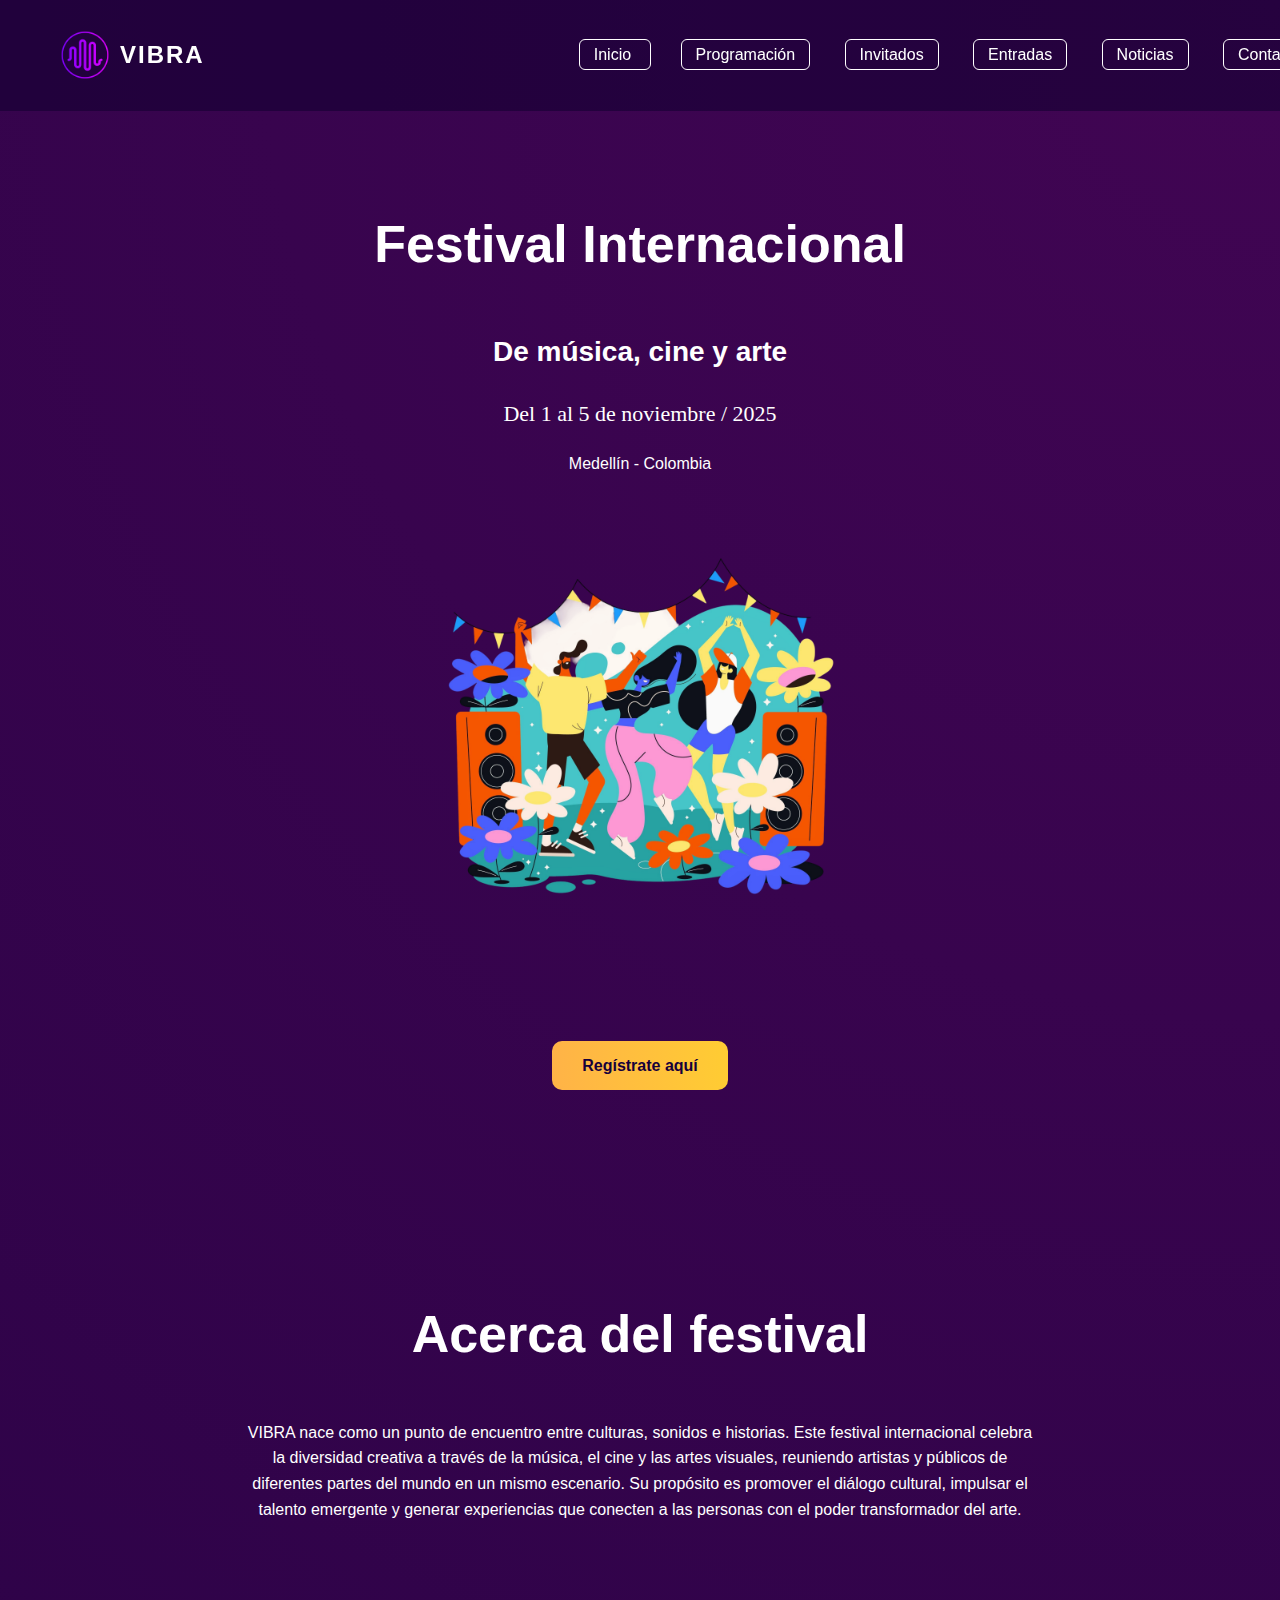
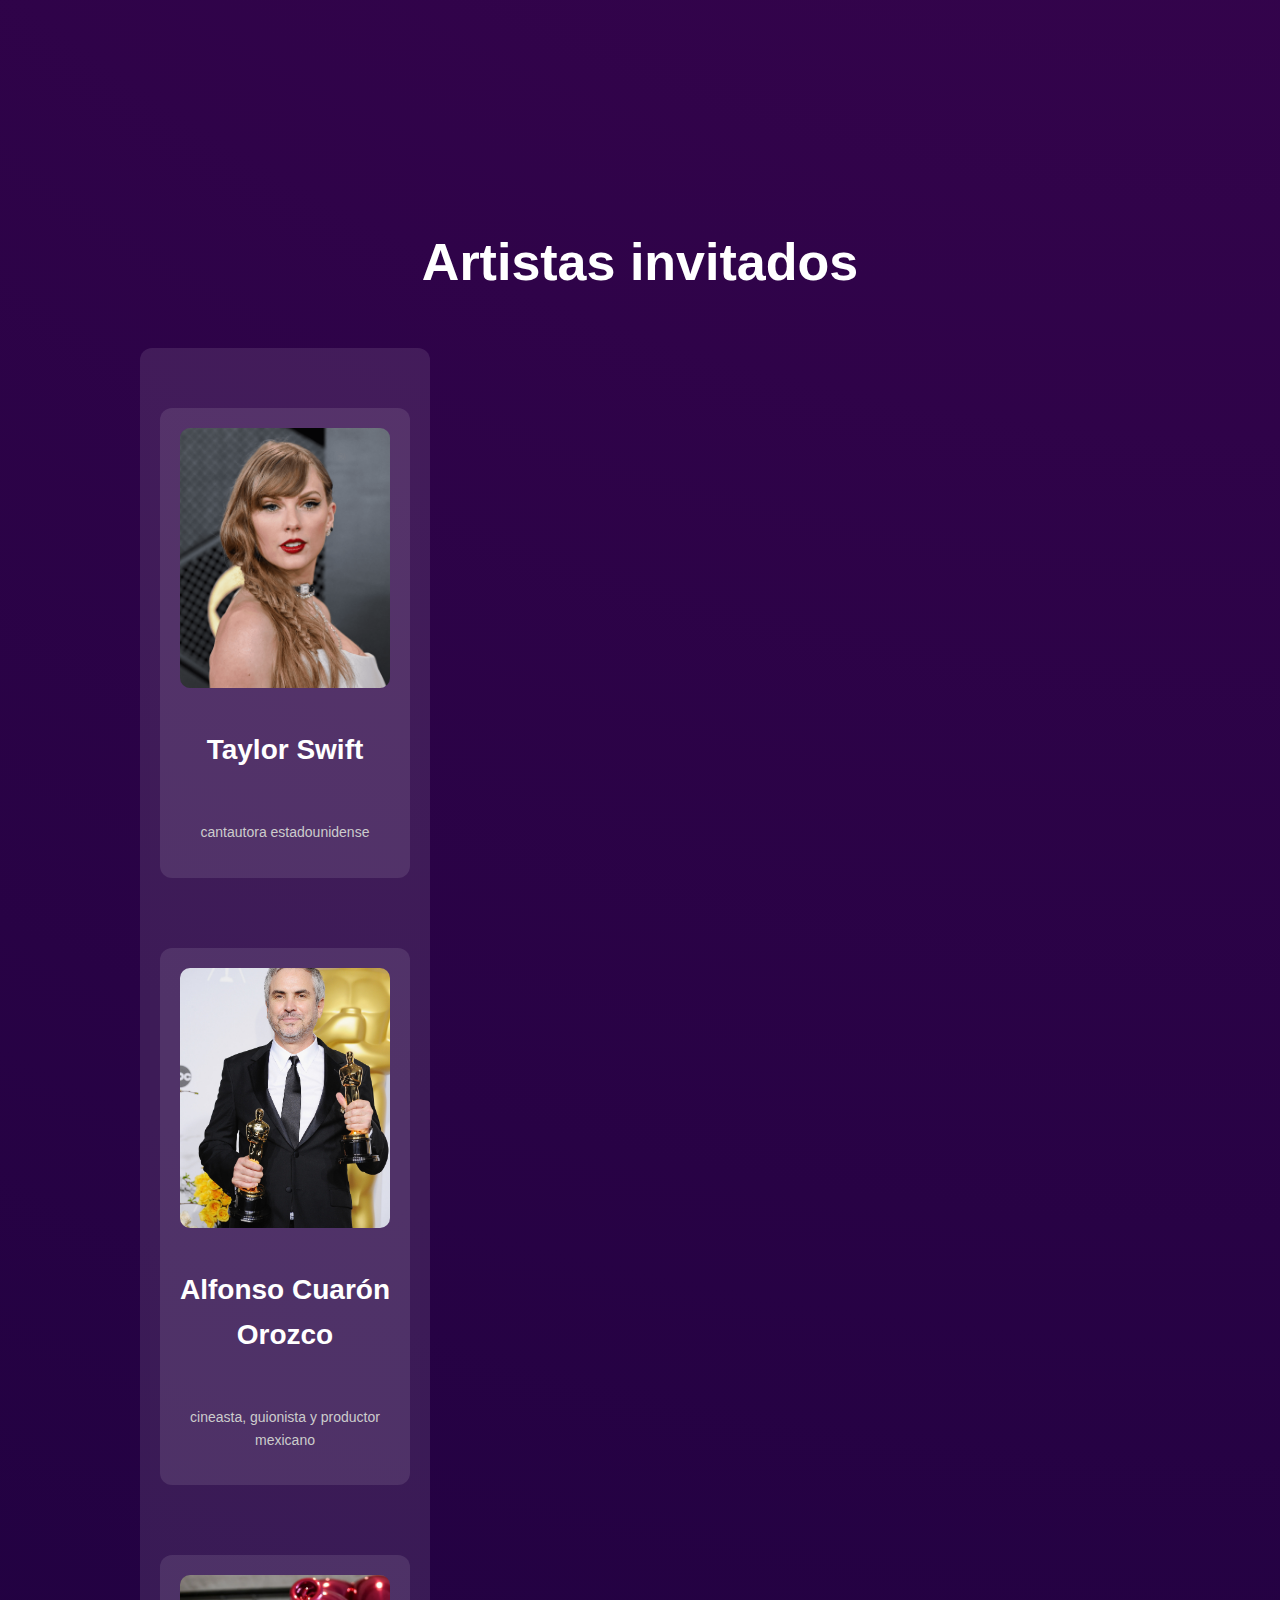
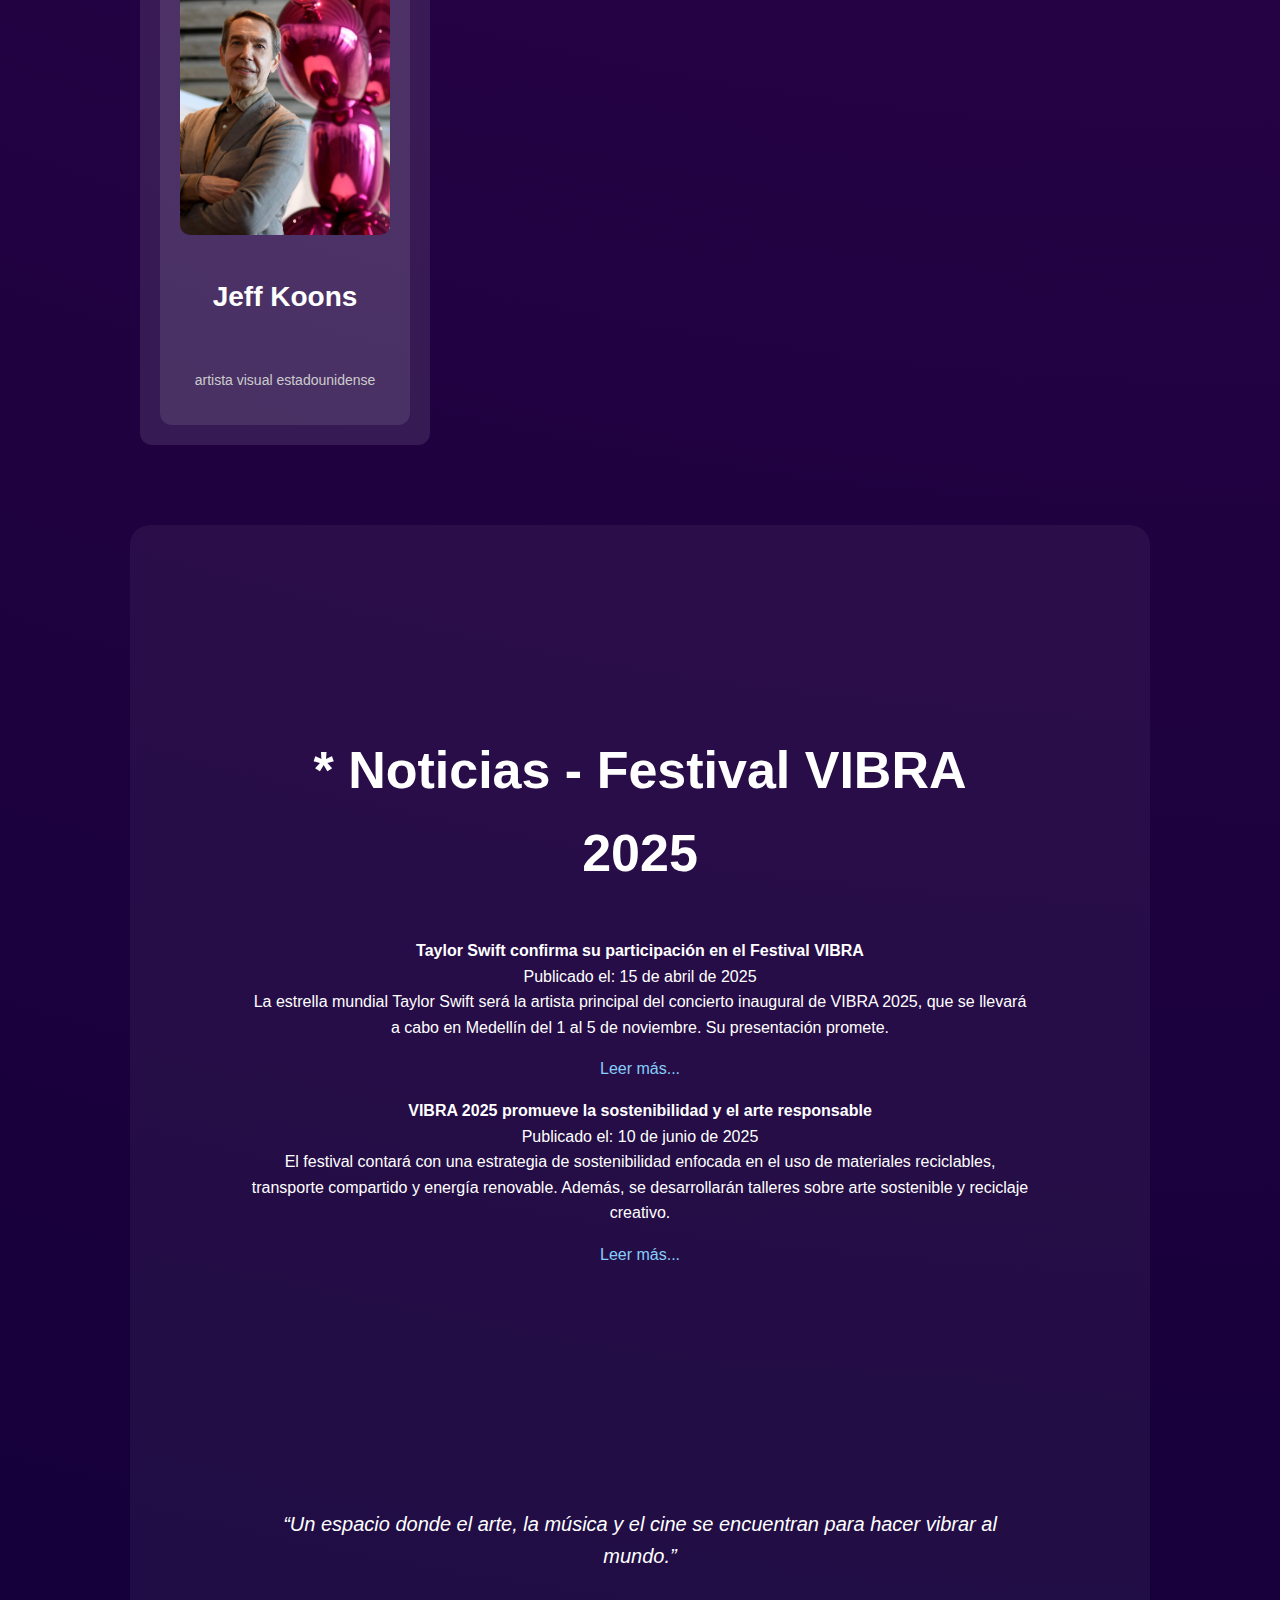
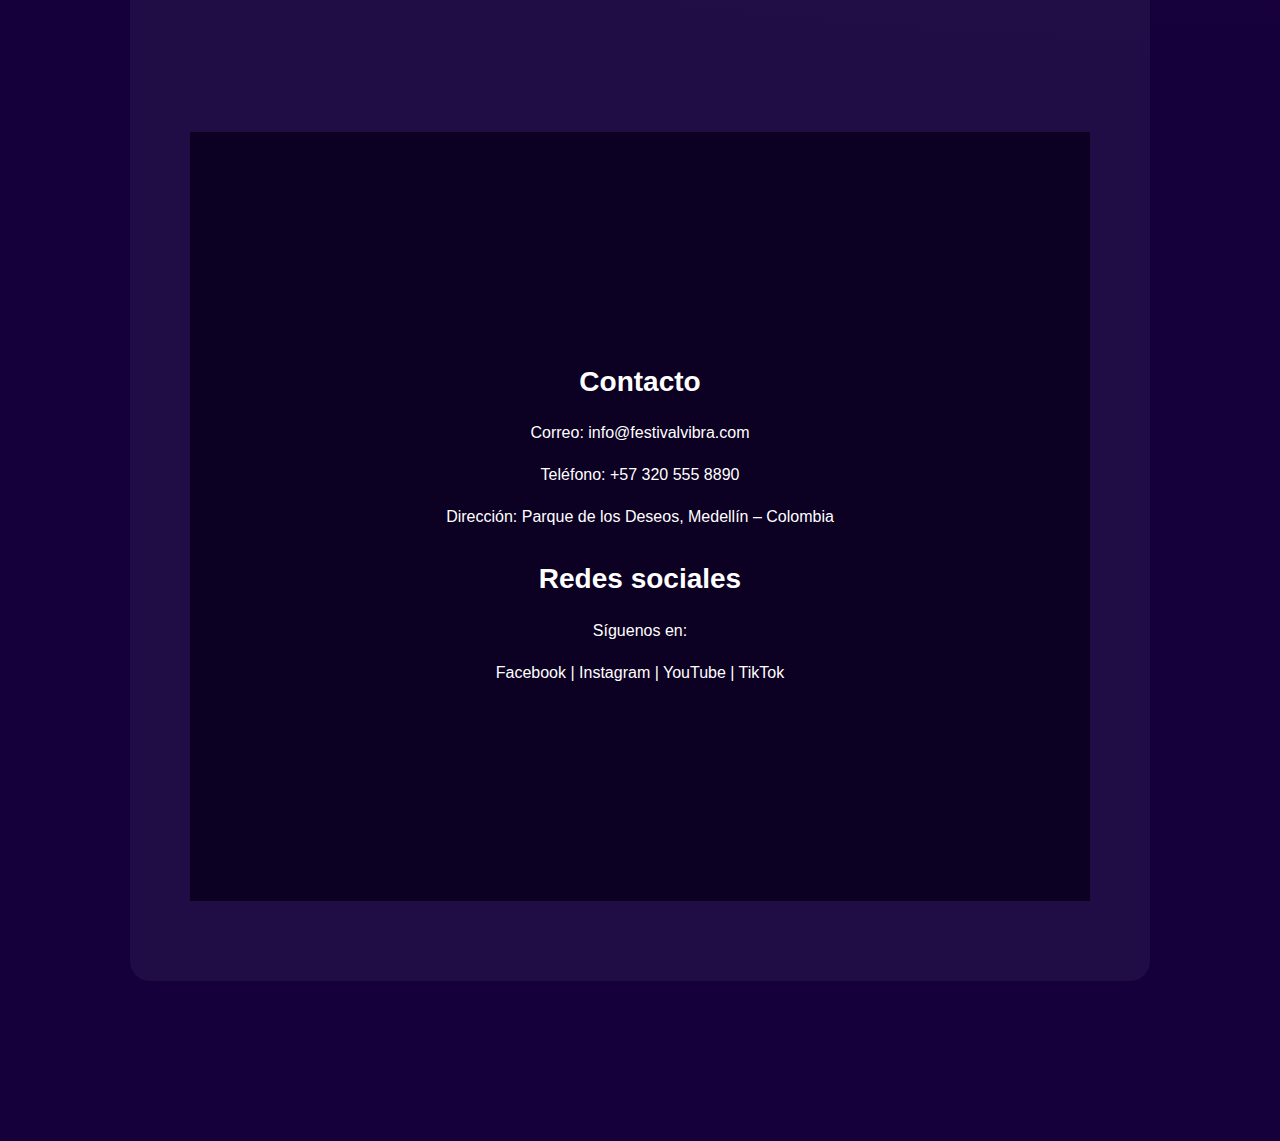
<file: index.html>
<!DOCTYPE html>
<html lang="es">
<head>
  <meta charset="UTF-8">
  <meta name="viewport" content="width=device-width, initial-scale=1.0">
  <title>Festival Internacional VIBRA</title>
  <link rel="stylesheet" href="style.css">
  
</head>
<body>
  <header class="navbar">
    <div class="logo">
      <img src="imagenes/LOGO VIBRA.png" alt="VIBRA logo">
      <h1>VIBRA</h1>
    </div>
    <nav>
      <a href="index.html" target="_blank"> Inicio </a>
      <a href="#">Programación</a>
      <a href="#invitados">Invitados</a>
      <a href="#entradas">Entradas</a>
<a href="#noticias">Noticias</a>
<a href="contacto.html" target="_blank">Contactos</a>


<!--<a href="VIBRA TRABAJO FINAL/contacto.html" target="_blank">Ir a la página de contacto</a> -->

    </nav>
  </header>

  <section class="seccion_principal">
    <h2>Festival Internacional</h2>
    <h3>De música, cine y arte</h3>
    <p class="fecha">Del 1 al 5 de noviembre / 2025</p>
    <p class="lugar">Medellín - Colombia</p>
    <img src="imagenes/FESTIVAL.png" alt="Ilustración festival" class="seccion_principal-img">
    <section id="entradas">
    <a href="#" class="btn">Regístrate aquí</a>
  </section>

  <section class="acerca_festival">
    <h2>Acerca del festival</h2>
    <p>
      VIBRA nace como un punto de encuentro entre culturas, sonidos e historias. Este festival internacional celebra la diversidad creativa a través de la música, el cine y las artes visuales, reuniendo artistas y públicos de diferentes partes del mundo en un mismo escenario. Su propósito es promover el diálogo cultural, impulsar el talento emergente y generar experiencias que conecten a las personas con el poder transformador del arte.
    </p>
  </section>

  <section class="invitados">
    <section id="invitados">
    <h2>Artistas invitados</h2>
    <div class="tarjetas">
      <div class="tarjetas">
        <img src="imagenes/TAYLOR SWIFT.png" alt="Taylor Swift">
        <h3>Taylor Swift</h3>
        <p>cantautora estadounidense</p>
      </div>
      <div class="tarjetas">
        <img src="imagenes/ALFONSO CUARON.jpg" alt="Alfonso Cuarón">
        <h3>Alfonso Cuarón Orozco</h3>
        <p>cineasta, guionista y productor mexicano</p>
      </div>
      <div class="tarjetas">
        <img src="imagenes/JEFF KOONS.webp" alt="Jeff Koons">
        <h3>Jeff Koons</h3>
        <p>artista visual estadounidense</p>
      </div>
    </div>
  </section>

  <section class="noticias">
    <section id="noticias">
    <h2>* Noticias - Festival VIBRA 2025</h2>
    <p><strong>Taylor Swift confirma su participación en el Festival VIBRA</strong><br>
    Publicado el: 15 de abril de 2025<br>
    La estrella mundial Taylor Swift será la artista principal del concierto inaugural de VIBRA 2025, que se llevará a cabo en Medellín del 1 al 5 de noviembre. Su presentación promete.</p>
    <a href="#">Leer más...</a>

    <p><strong>VIBRA 2025 promueve la sostenibilidad y el arte responsable</strong><br>
    Publicado el: 10 de junio de 2025<br>
    El festival contará con una estrategia de sostenibilidad enfocada en el uso de materiales reciclables, transporte compartido y energía renovable. Además, se desarrollarán talleres sobre arte sostenible y reciclaje creativo.</p>
    <a href="#">Leer más...</a>
  </section>

  <section class="frase">
    <p>“Un espacio donde el arte, la música y el cine se encuentran para hacer vibrar al mundo.”</p>
  </section>
<!DOCTYPE html>
<html lang="en">
<head>
  <meta charset="UTF-8">
  <meta name="viewport" content="width=device-width, initial-scale=1.0">
  <title>Document</title>
</head>
<body>
  
</body>
</html>
  <footer>
    <section id="contactos">
    <div class="footer-info">
      <section id="contactos">
      <div>
        <h3>Contacto</h3>
        <p>Correo: info@festivalvibra.com</p>
        <p>Teléfono: +57 320 555 8890</p>
        <p>Dirección: Parque de los Deseos, Medellín – Colombia</p>
      </div> 
      <div>
        <h3>Redes sociales</h3>
        <p>Síguenos en:</p>
        <p>Facebook | Instagram | YouTube | TikTok</p>
      </div>
    </div>
    
  </footer>
</body>
</html>
</file>
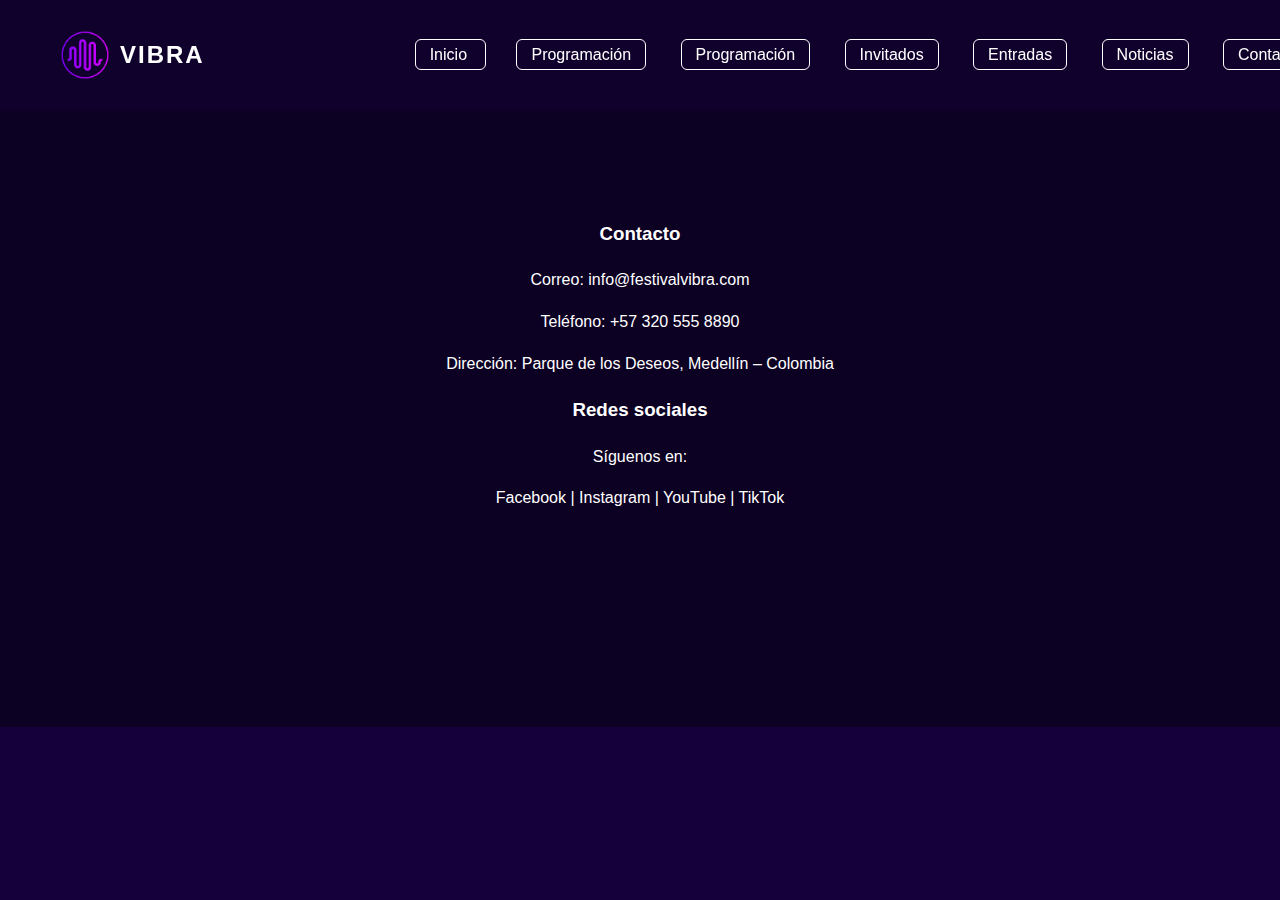
<file: contacto.html>
<!DOCTYPE html>
<html lang="es">
<head>
  <meta charset="UTF-8">
  <meta name="viewport" content="width=device-width, initial-scale=1.0">
  <title>Contacto</title>
  <link rel="stylesheet" href="style.css">
    <header class="navbar">
    <div class="logo">
      <img src="imagenes/LOGO VIBRA.png" alt="VIBRA logo">
      <h1>VIBRA</h1>
    </div>
    <nav>
      <a href="index.html" target="_blank"> Inicio </a>
      <a href="#">Programación</a>
      <a href="#">Programación</a>
      <a href="#invitados">Invitados</a>
      <a href="#entradas">Entradas</a>
<a href="#noticias">Noticias</a>
<a href="contacto.html" target="_blank">Contactos</a>


<!--<a href="VIBRA TRABAJO FINAL/contacto.html" target="_blank">Ir a la página de contacto</a> -->

    </nav>
  </header>
  
</head>
<body>
  <footer>
    <section id="contactos">
    <div class="footer-info">
      <section id="contactos">
      <div>
        <h3>Contacto</h3>
        <p>Correo: info@festivalvibra.com</p>
        <p>Teléfono: +57 320 555 8890</p>
        <p>Dirección: Parque de los Deseos, Medellín – Colombia</p>
      </div> 
      <div>
        <h3>Redes sociales</h3>
        <p>Síguenos en:</p>
        <p>Facebook | Instagram | YouTube | TikTok</p>
      </div>
    </div>
  </footer>
</body>
</html>
</file>
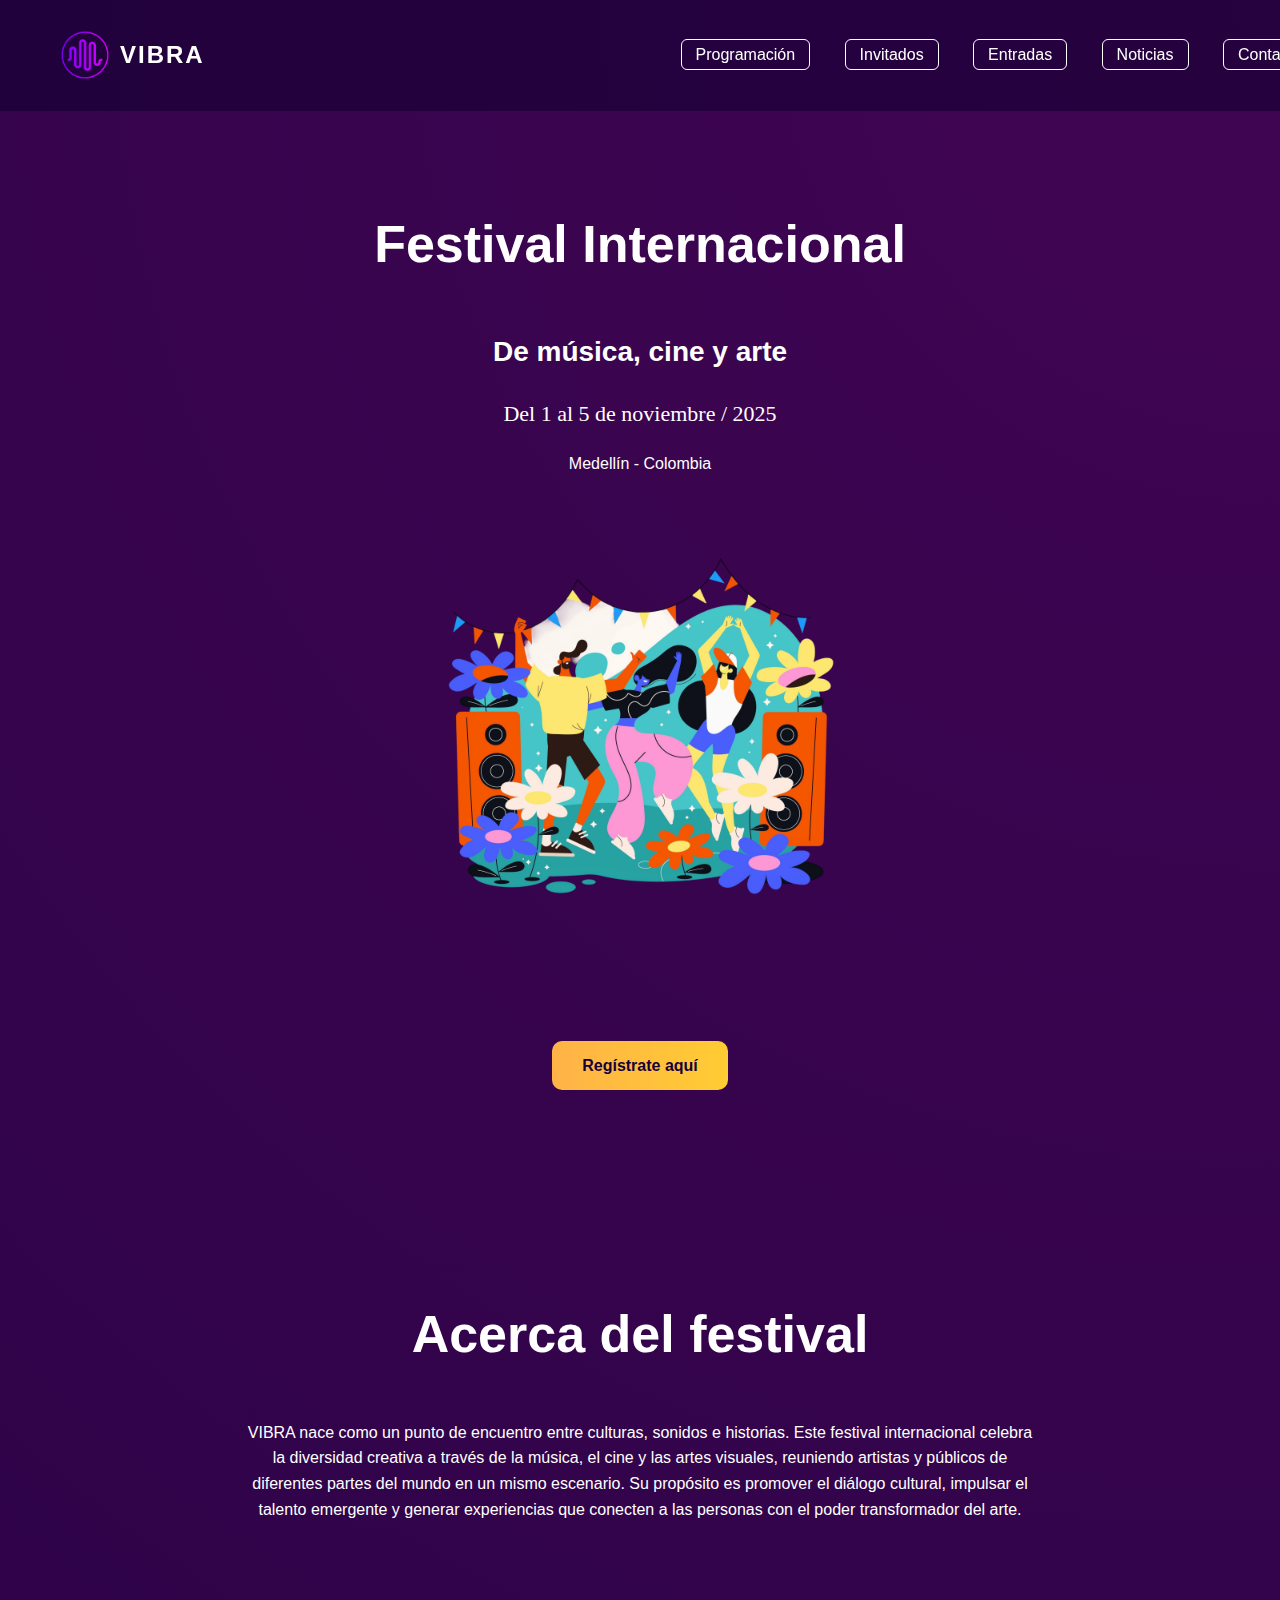
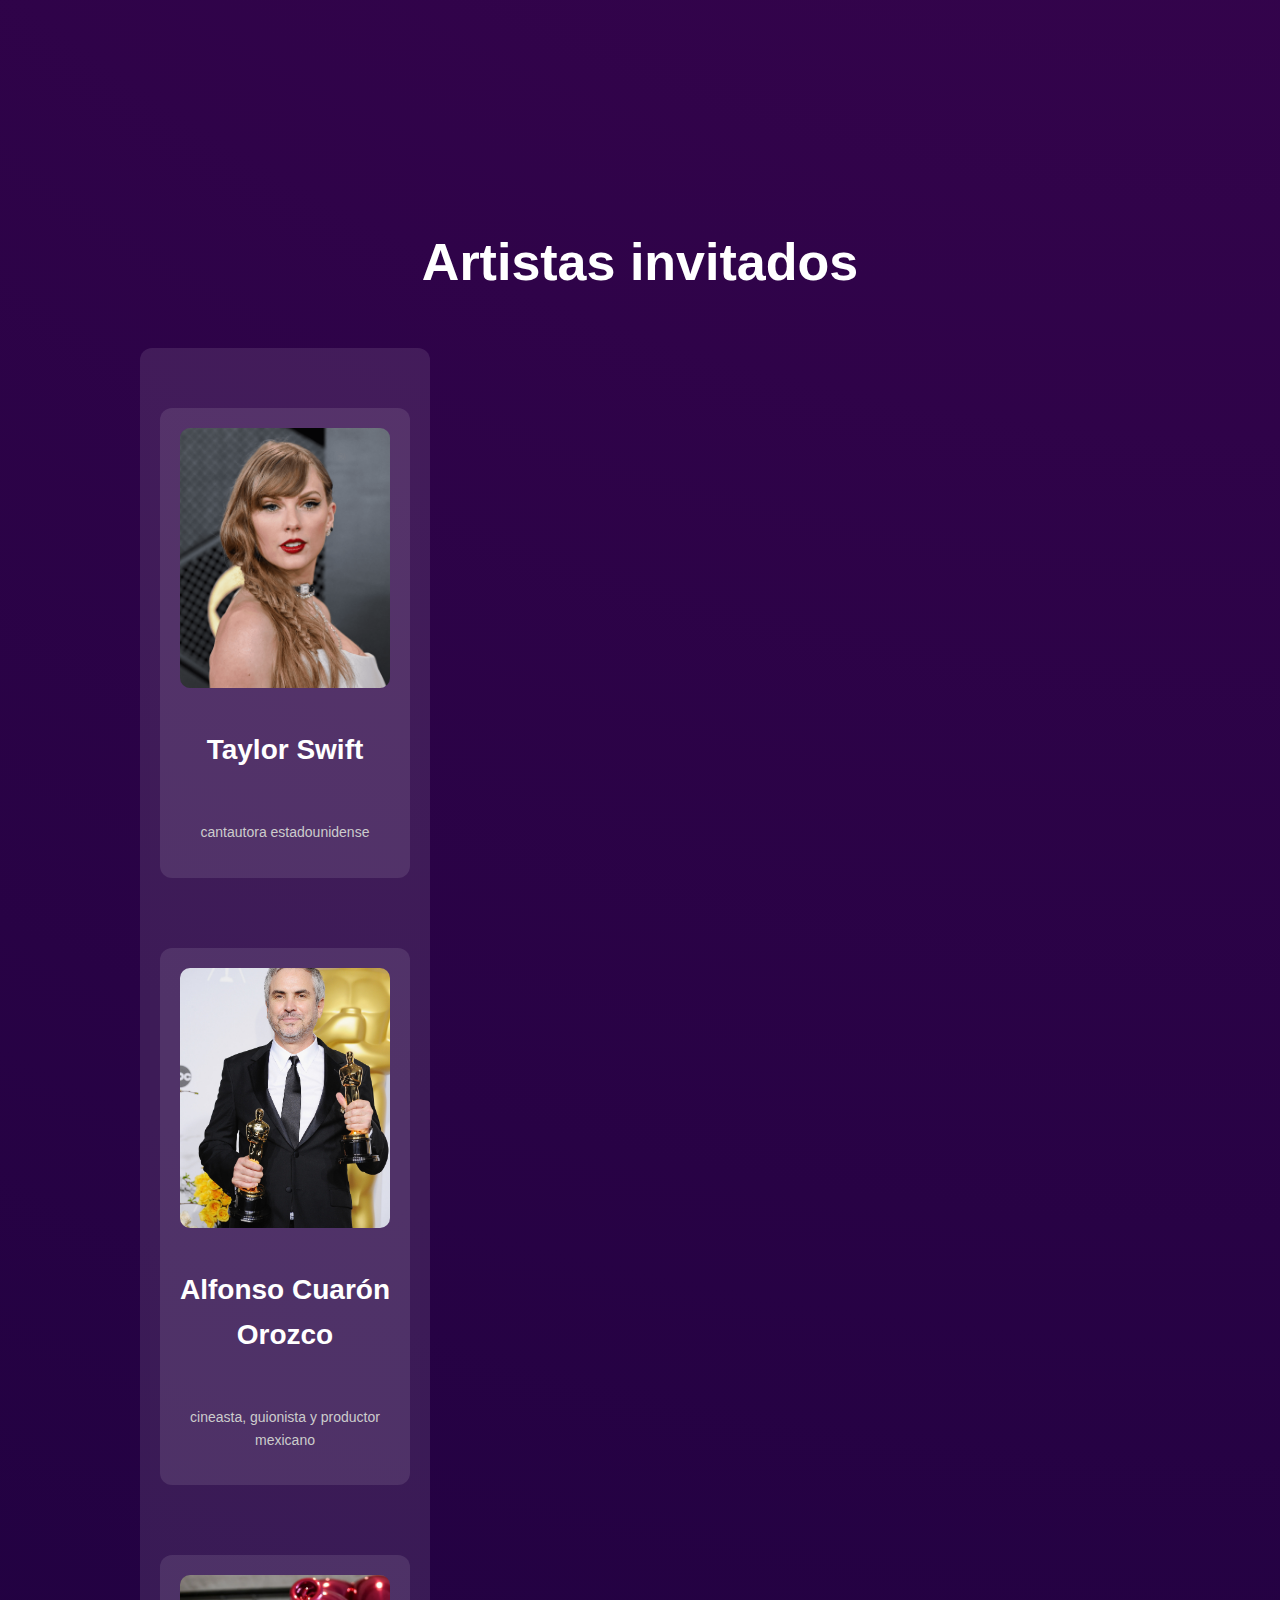
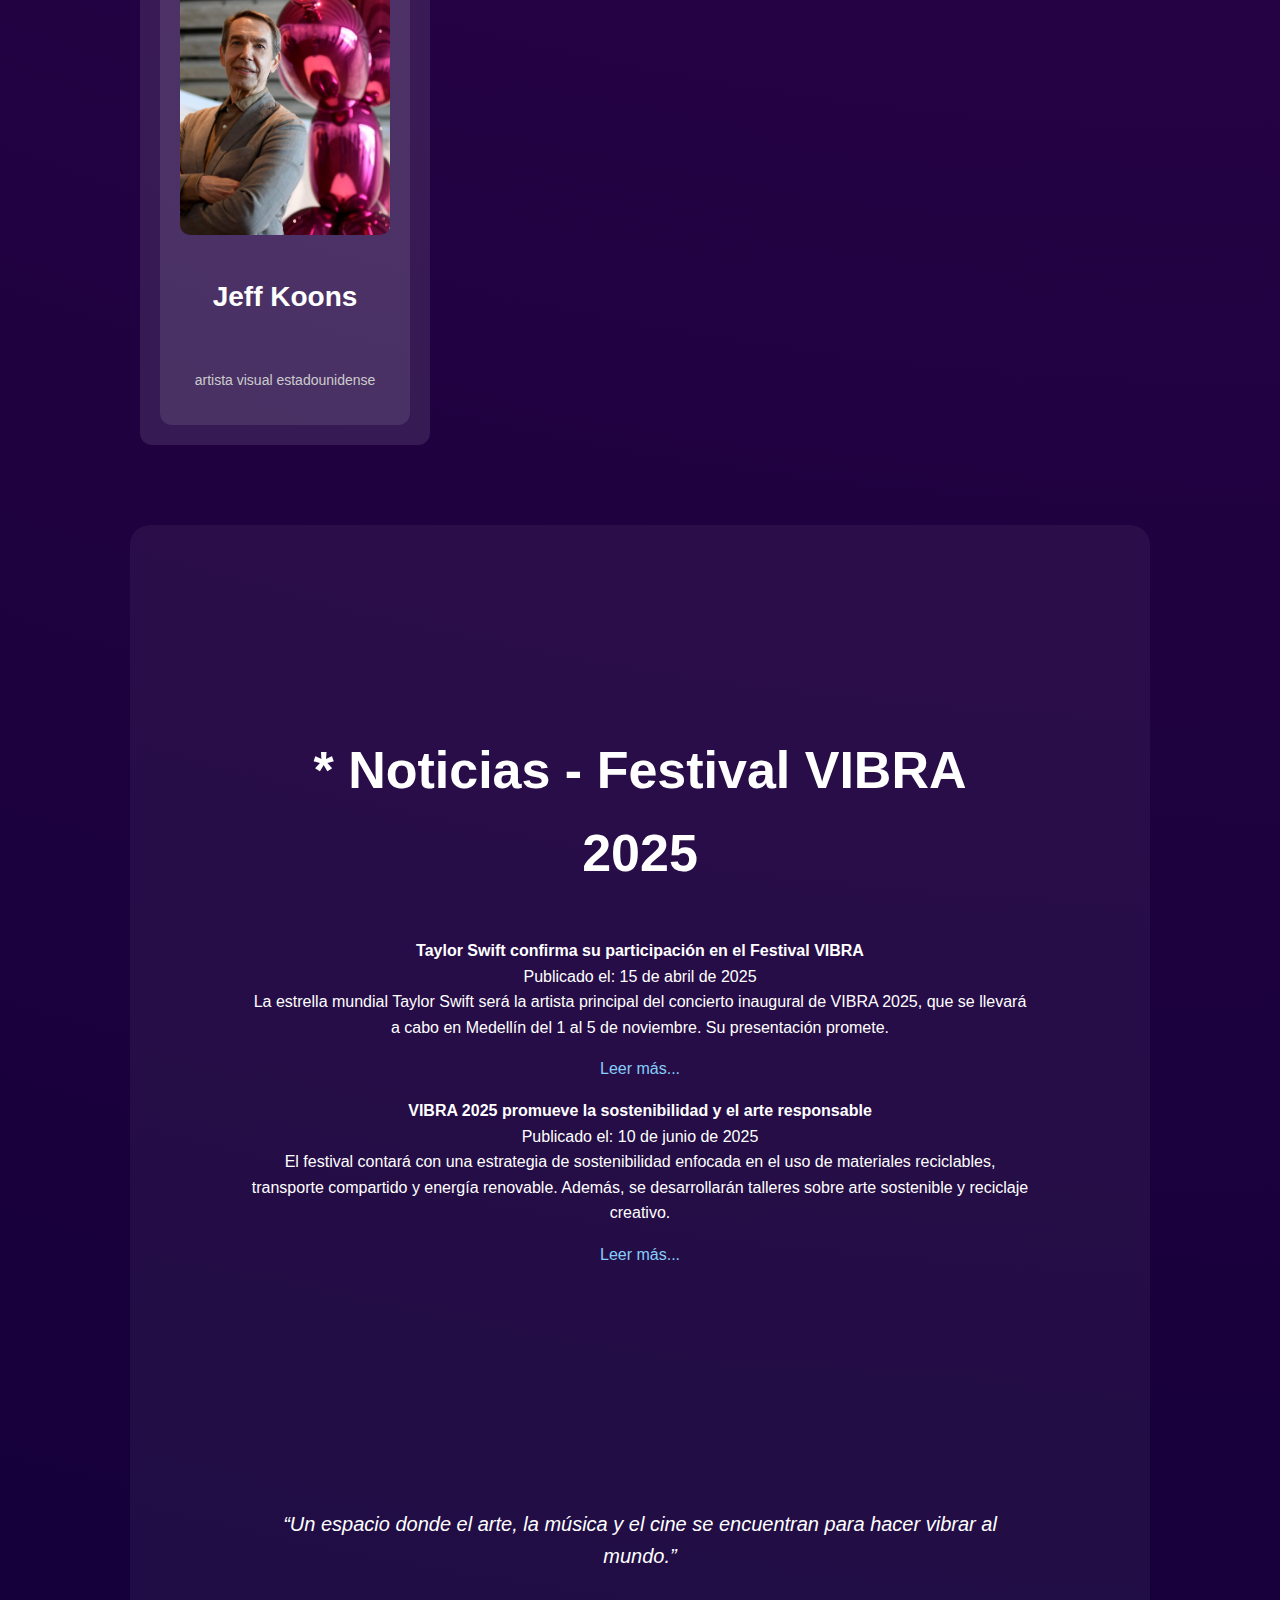
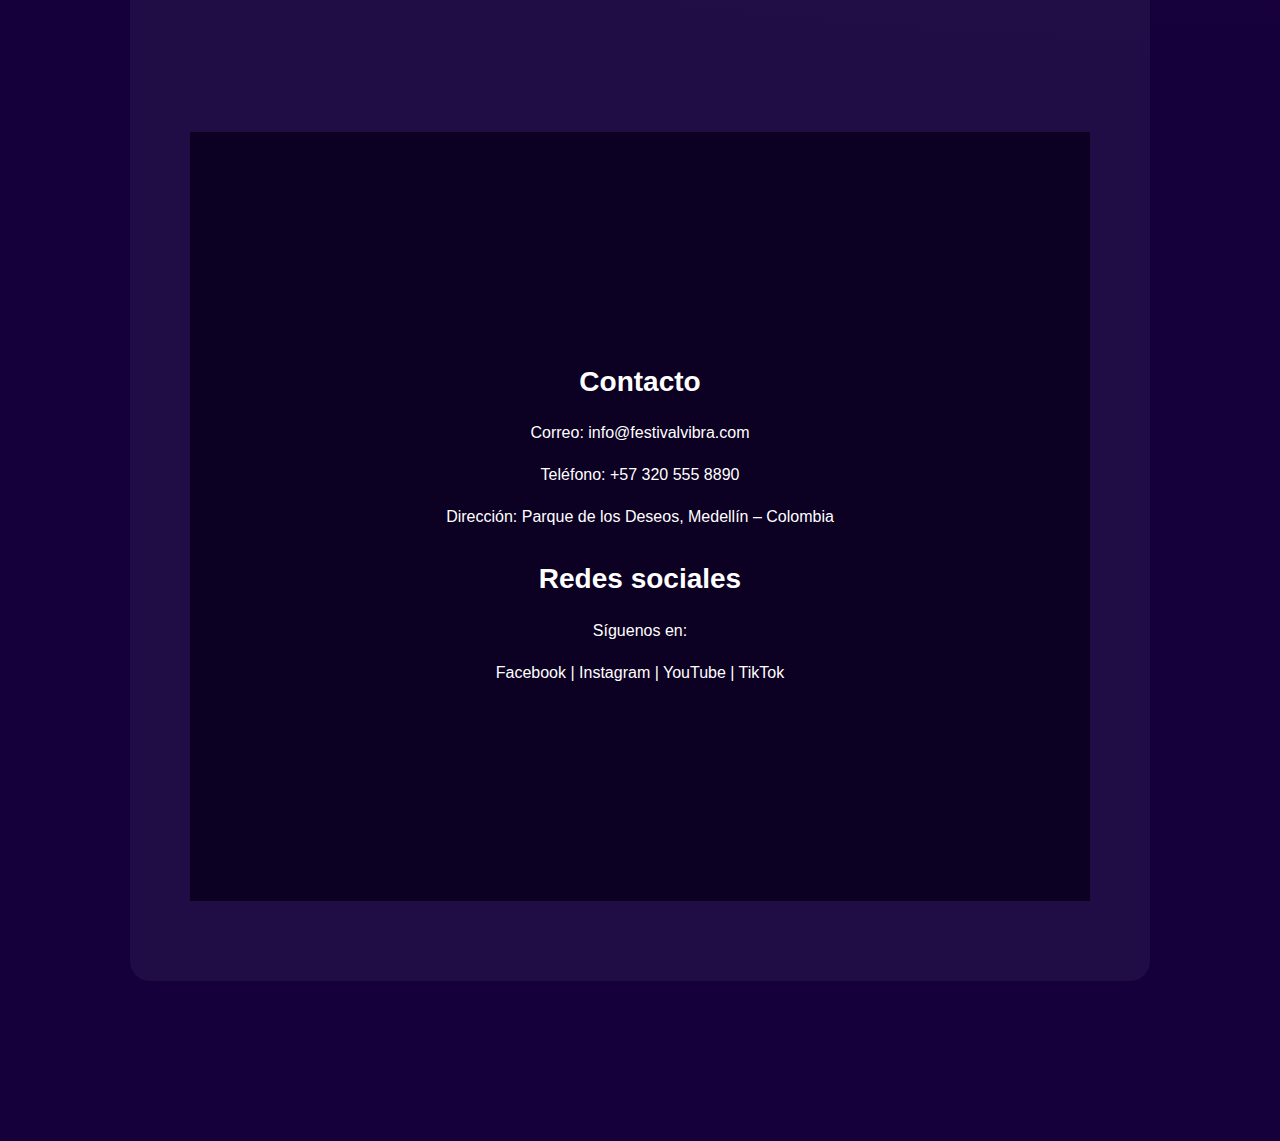
<file: vibra.html>
<!DOCTYPE html>
<html lang="es">
<head>
  <meta charset="UTF-8">
  <meta name="viewport" content="width=device-width, initial-scale=1.0">
  <title>Festival Internacional VIBRA</title>
  <link rel="stylesheet" href="style.css">
  
</head>
<body>
  <header class="navbar">
    <div class="logo">
      <img src="imagenes/LOGO VIBRA.png" alt="VIBRA logo">
      <h1>VIBRA</h1>
    </div>
    <nav>
      <a href="#">Programación</a>
      <a href="#invitados">Invitados</a>
      <a href="#entradas">Entradas</a>
<a href="#noticias">Noticias</a>
<a href="contacto/contacto.html" target="_blank">Contactos</a>


<!--<a href="VIBRA TRABAJO FINAL/contacto.html" target="_blank">Ir a la página de contacto</a> -->

    </nav>
  </header>

  <section class="seccion_principal">
    <h2>Festival Internacional</h2>
    <h3>De música, cine y arte</h3>
    <p class="fecha">Del 1 al 5 de noviembre / 2025</p>
    <p class="lugar">Medellín - Colombia</p>
    <img src="imagenes/FESTIVAL.png" alt="Ilustración festival" class="seccion_principal-img">
    <section id="entradas">
    <a href="#" class="btn">Regístrate aquí</a>
  </section>

  <section class="acerca_festival">
    <h2>Acerca del festival</h2>
    <p>
      VIBRA nace como un punto de encuentro entre culturas, sonidos e historias. Este festival internacional celebra la diversidad creativa a través de la música, el cine y las artes visuales, reuniendo artistas y públicos de diferentes partes del mundo en un mismo escenario. Su propósito es promover el diálogo cultural, impulsar el talento emergente y generar experiencias que conecten a las personas con el poder transformador del arte.
    </p>
  </section>

  <section class="invitados">
    <section id="invitados">
    <h2>Artistas invitados</h2>
    <div class="tarjetas">
      <div class="tarjetas">
        <img src="imagenes/TAYLOR SWIFT.png" alt="Taylor Swift">
        <h3>Taylor Swift</h3>
        <p>cantautora estadounidense</p>
      </div>
      <div class="tarjetas">
        <img src="imagenes/ALFONSO CUARON.jpg" alt="Alfonso Cuarón">
        <h3>Alfonso Cuarón Orozco</h3>
        <p>cineasta, guionista y productor mexicano</p>
      </div>
      <div class="tarjetas">
        <img src="imagenes/JEFF KOONS.webp" alt="Jeff Koons">
        <h3>Jeff Koons</h3>
        <p>artista visual estadounidense</p>
      </div>
    </div>
  </section>

  <section class="noticias">
    <section id="noticias">
    <h2>* Noticias - Festival VIBRA 2025</h2>
    <p><strong>Taylor Swift confirma su participación en el Festival VIBRA</strong><br>
    Publicado el: 15 de abril de 2025<br>
    La estrella mundial Taylor Swift será la artista principal del concierto inaugural de VIBRA 2025, que se llevará a cabo en Medellín del 1 al 5 de noviembre. Su presentación promete.</p>
    <a href="#">Leer más...</a>

    <p><strong>VIBRA 2025 promueve la sostenibilidad y el arte responsable</strong><br>
    Publicado el: 10 de junio de 2025<br>
    El festival contará con una estrategia de sostenibilidad enfocada en el uso de materiales reciclables, transporte compartido y energía renovable. Además, se desarrollarán talleres sobre arte sostenible y reciclaje creativo.</p>
    <a href="#">Leer más...</a>
  </section>

  <section class="frase">
    <p>“Un espacio donde el arte, la música y el cine se encuentran para hacer vibrar al mundo.”</p>
  </section>

  <footer>
    <section id="contactos">
    <div class="footer-info">
      <section id="contactos">
      <div>
        <h3>Contacto</h3>
        <p>Correo: info@festivalvibra.com</p>
        <p>Teléfono: +57 320 555 8890</p>
        <p>Dirección: Parque de los Deseos, Medellín – Colombia</p>
      </div> 
      <div>
        <h3>Redes sociales</h3>
        <p>Síguenos en:</p>
        <p>Facebook | Instagram | YouTube | TikTok</p>
      </div>
    </div>
    
  </footer>
</body>
</html>
</file>
<file: style.css>
body {
  margin: 0;
  font-family: 'Poppins', sans-serif;
  background-color: #16003b;
  color: #fff;
  line-height: 1.6; 
}


.navbar {
  display: flex;
  justify-content: space-between;
  align-items: center;
  padding: 20px 60px;
  background: rgba(20, 0, 50, 0.6);
  position: fixed;
  width: 100%;
  top: 0;
  z-index: 1000;
}

.logo {
  display: flex;
  align-items: center;
  gap: 10px;
}

.logo img {
  width: 50px;
}

.logo h1 {
  font-size: 24px;
  letter-spacing: 2px;
}

.navbar nav a {
  margin: 0 15px;
  color: #fff;
  text-decoration: none;
  border: 1px solid #fff;
  padding: 6px 14px;
  border-radius: 6px;
  transition: 0.3s;
}

.navbar nav a:hover {
  background: #fff;
  color: #16003b;
}


.seccion_principal{
  text-align: center;
  padding: 160px 20px 80px;
  background: radial-gradient(circle at top right, #410553 0%, #16003b 80%);
}

.seccion_principal h2 {
  font-size: 52px;
  font-weight: 700;
}

.seccion_principal h3 {
  font-size: 28px;
  margin-bottom: 10px;
}

.seccion_principal .fecha {
  font-family: 'Pacifico', cursive;
  font-size: 22px;
  margin-bottom: 20px;
}

.seccion_principal-img {
  width: 400px;
  margin: 30px 0;
}

.btn {
  display: inline-block;
  padding: 12px 30px;
  background: linear-gradient(90deg, #ffb347, #ffcc33);
  color: #16003b;
  border-radius: 10px;
  font-weight: 600;
  text-decoration: none;
}


section {
  padding: 80px 60px;
  text-align: center;
}


.acerca_festival {
  max-width: 800px;
  margin: auto;
}


.tarjetas {
  display: flex;
  justify-content: center;
  gap: 30px;
  flex-wrap: wrap;
  margin-top: 40px;
}

.tarjetas {
  background: rgba(255, 255, 255, 0.1);
  text-align: center; 
  padding: 20px;
  border-radius: 12px;
  width: 250px;
  justify-content: center;
}

.tarjetas img {
  width: 100%;
  border-radius: 10px;
  height: 260px;
  object-fit: cover;
  justify-content: center;
  object-fit: cover;
  display: block;

}

.tarjetas h3 {
  margin: 10px 0 5px;
}

.tarjetas p {
  font-size: 14px;
  color: #ccc;
}


.noticias {
  background: rgba(255, 255, 255, 0.05);
  border-radius: 20px;
  max-width: 900px;
  margin: 0 auto;
}

.noticias a {
  color: #87CEFA;
  text-decoration: none;
}


.frase {
  font-size: 20px;
  font-style: italic;
  margin: 60px auto;
  max-width: 800px;
}


footer {
  background: #0c0023;
  padding: 40px 60px;
  text-align: center;
}

.footer {
  display: flex;
  justify-content: space-around;
  flex-wrap: wrap;
  margin-bottom: 30px;
}

.footer {
  color: #ffcc33;
}
</file>
